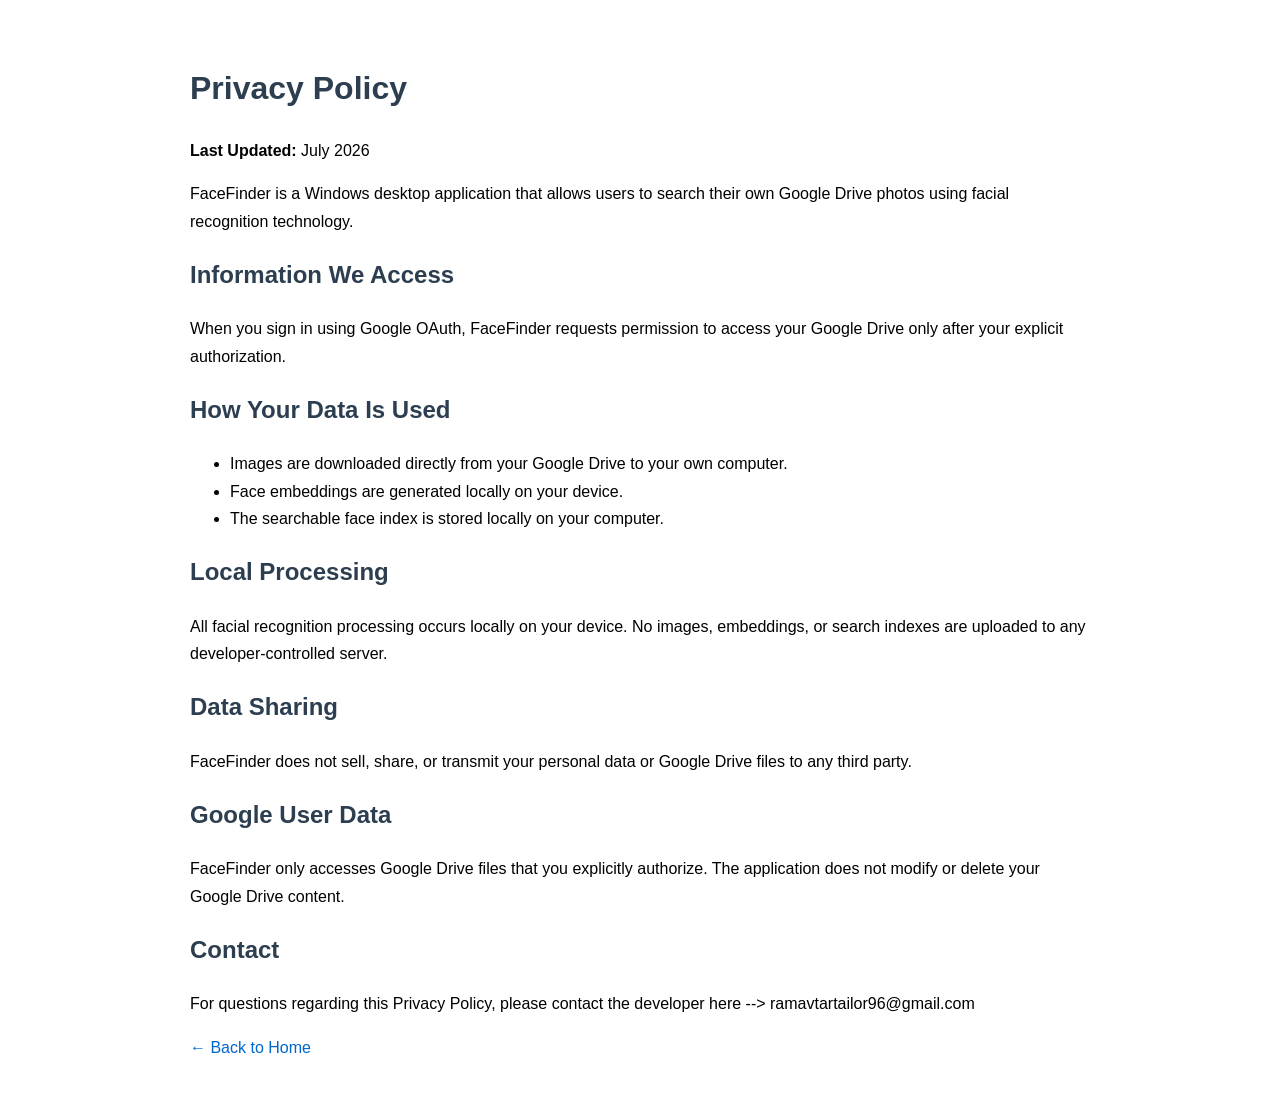
<file: privacy.html>
<!DOCTYPE html>
<html lang="en">
<head>
<meta charset="UTF-8">
<title>Privacy Policy - FaceFinder</title>
<style>
body{
    font-family:Arial, sans-serif;
    max-width:900px;
    margin:auto;
    padding:40px;
    line-height:1.7;
}
h1,h2{color:#2c3e50;}
a{text-decoration:none;color:#0066cc;}
</style>
</head>

<body>

<h1>Privacy Policy</h1>

<p><strong>Last Updated:</strong> July 2026</p>

<p>
FaceFinder is a Windows desktop application that allows users to search their own Google Drive photos using facial recognition technology.
</p>

<h2>Information We Access</h2>

<p>
When you sign in using Google OAuth, FaceFinder requests permission to access your Google Drive only after your explicit authorization.
</p>

<h2>How Your Data Is Used</h2>

<ul>
<li>Images are downloaded directly from your Google Drive to your own computer.</li>
<li>Face embeddings are generated locally on your device.</li>
<li>The searchable face index is stored locally on your computer.</li>
</ul>

<h2>Local Processing</h2>

<p>
All facial recognition processing occurs locally on your device.
No images, embeddings, or search indexes are uploaded to any developer-controlled server.
</p>

<h2>Data Sharing</h2>

<p>
FaceFinder does not sell, share, or transmit your personal data or Google Drive files to any third party.
</p>

<h2>Google User Data</h2>

<p>
FaceFinder only accesses Google Drive files that you explicitly authorize.
The application does not modify or delete your Google Drive content.
</p>

<h2>Contact</h2>

<p>
For questions regarding this Privacy Policy, please contact the developer here --> ramavtartailor96@gmail.com
</p>

<p><a href="index.html">← Back to Home</a></p>

</body>
</html>
</file>
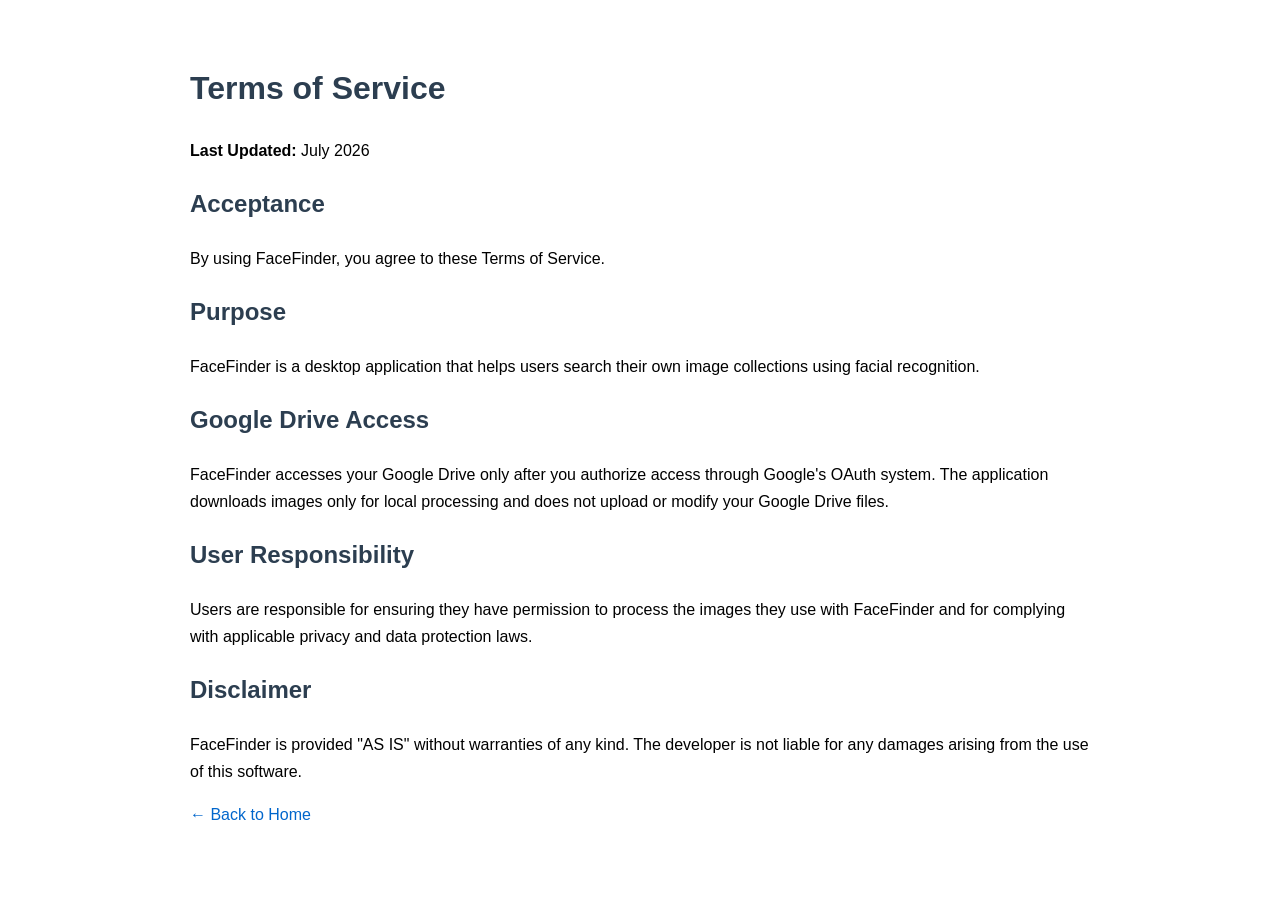
<file: terms.html>
<!DOCTYPE html>
<html lang="en">
<head>
<meta charset="UTF-8">
<title>Terms of Service - FaceFinder</title>
<style>
body{
    font-family:Arial,sans-serif;
    max-width:900px;
    margin:auto;
    padding:40px;
    line-height:1.7;
}
h1,h2{color:#2c3e50;}
a{text-decoration:none;color:#0066cc;}
</style>
</head>

<body>

<h1>Terms of Service</h1>

<p><strong>Last Updated:</strong> July 2026</p>

<h2>Acceptance</h2>

<p>
By using FaceFinder, you agree to these Terms of Service.
</p>

<h2>Purpose</h2>

<p>
FaceFinder is a desktop application that helps users search their own image collections using facial recognition.
</p>

<h2>Google Drive Access</h2>

<p>
FaceFinder accesses your Google Drive only after you authorize access through Google's OAuth system.
The application downloads images only for local processing and does not upload or modify your Google Drive files.
</p>

<h2>User Responsibility</h2>

<p>
Users are responsible for ensuring they have permission to process the images they use with FaceFinder and for complying with applicable privacy and data protection laws.
</p>

<h2>Disclaimer</h2>

<p>
FaceFinder is provided "AS IS" without warranties of any kind.
The developer is not liable for any damages arising from the use of this software.
</p>

<p><a href="index.html">← Back to Home</a></p>

</body>
</html>
</file>
